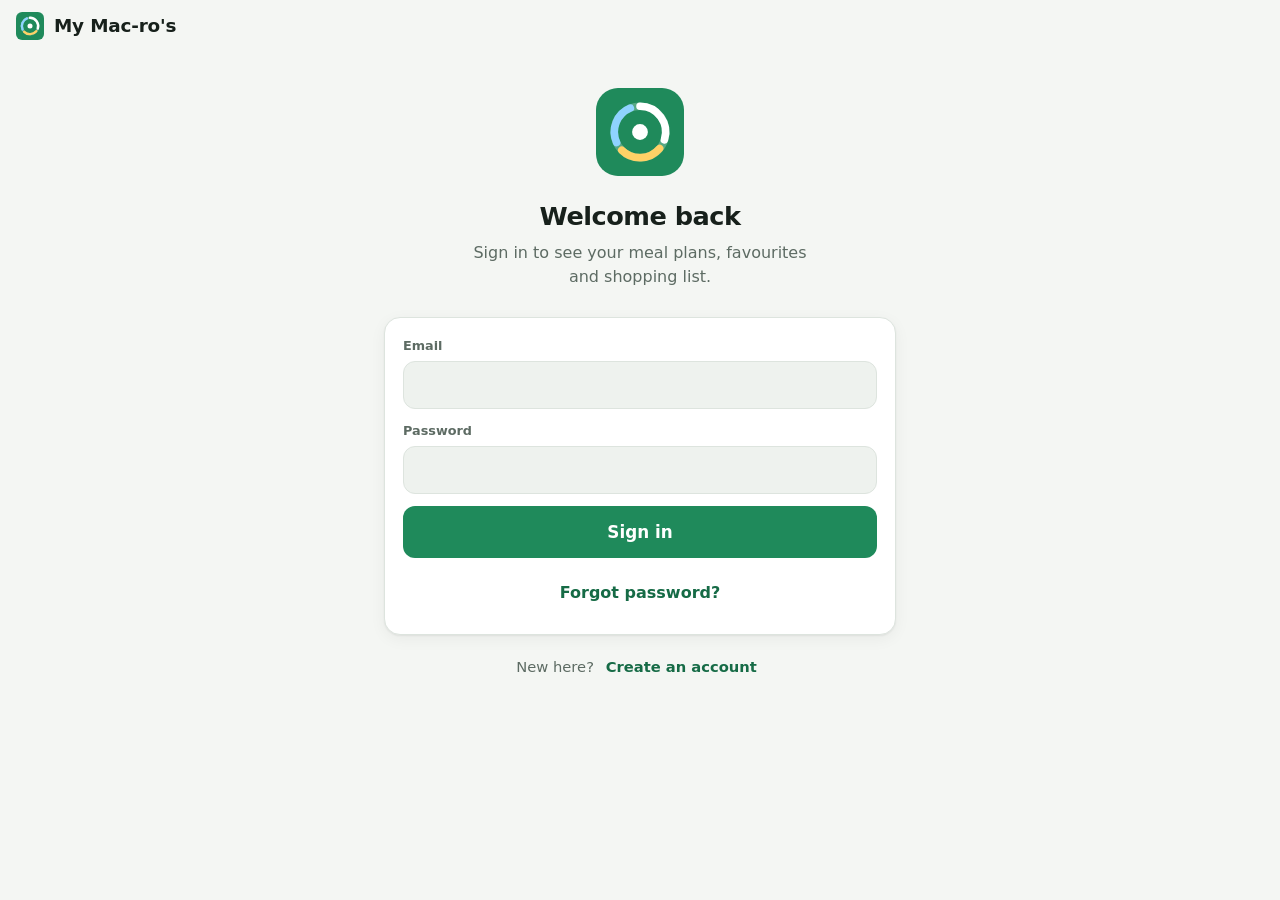
<file: index.html>
<!doctype html>
<html lang="en">
<head>
  <meta charset="utf-8">
  <meta name="viewport" content="width=device-width, initial-scale=1, viewport-fit=cover">
  <title>My Mac-ro's</title>
  <meta name="description" content="Enter your macros and get a breakfast, lunch, snack and dinner plan that fits them.">
  <meta name="theme-color" content="#1f8a5b">
  <meta name="apple-mobile-web-app-capable" content="yes">
  <meta name="mobile-web-app-capable" content="yes">
  <meta name="apple-mobile-web-app-status-bar-style" content="default">
  <meta name="apple-mobile-web-app-title" content="My Mac-ro's">
  <link rel="manifest" href="manifest.webmanifest">
  <link rel="icon" href="icons/icon.svg" type="image/svg+xml">
  <link rel="apple-touch-icon" href="icons/icon-192.png">
  <link rel="stylesheet" href="css/styles.css">
</head>
<body>
  <header class="topbar">
    <div class="brand">
      <img src="icons/icon.svg" alt="" width="28" height="28">
      <span>My Mac-ro's</span>
    </div>
    <button class="avatar" id="avatar" type="button" aria-label="Your profile" hidden></button>
  </header>

  <main>
    <!-- Sign in -->
    <section id="view-signin" class="view signin" hidden>
      <img src="icons/icon.svg" alt="" width="88" height="88">
      <h1 id="auth-title">Welcome back</h1>
      <p id="auth-sub">Sign in to see your meal plans, favourites and shopping list.</p>
      <div id="signin-actions">
        <form id="auth-form" class="card auth-card" novalidate>
          <label class="field" data-for="signup"><span>Your name</span><input type="text" name="name" autocomplete="name"></label>
          <label class="field" data-for="signin signup forgot"><span>Email</span><input type="email" name="email" autocomplete="email" inputmode="email"></label>
          <label class="field" data-for="signin signup recover"><span id="pw-label">Password</span><input type="password" name="password" autocomplete="current-password"></label>
          <p class="hint warn" id="auth-error" role="alert"></p>
          <button class="btn btn-primary btn-block" type="submit" id="auth-submit">Sign in</button>
          <button class="btn btn-link btn-block" type="button" data-mode="forgot" data-for="signin">Forgot password?</button>
        </form>
        <p class="auth-switch" data-for="signin" data-signup-only>New here? <button class="btn btn-link" type="button" data-mode="signup">Create an account</button></p>
        <p class="auth-switch" data-for="signup forgot"><button class="btn btn-link" type="button" data-mode="signin">Back to sign in</button></p>
        <button class="btn btn-link btn-block" id="btn-guest" type="button" hidden>Continue without an account</button>
      </div>
      <p class="hint" id="signin-status"></p>
    </section>

    <!-- Plan -->
    <section id="view-plan" class="view" hidden>
      <div class="card summary">
        <div class="summary-top">
          <div>
            <p class="eyebrow" id="plan-date">Today's plan</p>
            <p class="kcal"><strong id="sum-kcal">0</strong> <span id="sum-kcal-target">/ 0 kcal</span></p>
          </div>
          <button class="btn btn-ghost" id="btn-new-plan" type="button">New plan</button>
        </div>
        <div class="bars" id="sum-bars"></div>
        <button class="btn btn-link btn-sm day-cart" id="btn-day-cart" type="button">+ Add whole day to cart</button>
      </div>
      <div id="meals"></div>
      <p class="fineprint">Nutrition values are estimates. Amounts are rounded to practical portions, so totals may differ slightly from your targets. Always check product labels for allergens.</p>
    </section>

    <!-- Favourites -->
    <section id="view-favourites" class="view" hidden>
      <h1 class="view-title">Favourites</h1>
      <div id="fav-list"></div>
    </section>

    <!-- Shopping -->
    <section id="view-shop" class="view" hidden>
      <h1 class="view-title">Shopping</h1>
      <div id="shop"></div>
    </section>

    <!-- Targets -->
    <section id="view-targets" class="view" hidden>
      <div class="intro" id="intro">
        <h1>Set your daily targets</h1>
        <p>Enter your macros and we'll build a breakfast, lunch, snack and dinner to match.</p>
      </div>

      <form id="targets-form" class="card" novalidate>
        <h2>Daily targets</h2>
        <div class="grid">
          <label class="field field-wide">
            <span>Calories</span>
            <div class="input-wrap"><input type="number" inputmode="numeric" name="kcal" min="800" max="6000" required><em>kcal</em></div>
          </label>
          <label class="field">
            <span>Protein</span>
            <div class="input-wrap"><input type="number" inputmode="numeric" name="p" min="20" max="500" required><em>g</em></div>
          </label>
          <label class="field">
            <span>Carbs</span>
            <div class="input-wrap"><input type="number" inputmode="numeric" name="c" min="0" max="900" required><em>g</em></div>
          </label>
          <label class="field">
            <span>Fat</span>
            <div class="input-wrap"><input type="number" inputmode="numeric" name="f" min="10" max="400" required><em>g</em></div>
          </label>
        </div>
        <p class="hint" id="macro-check"></p>

        <details class="calc" id="calc">
          <summary>Not sure? Work out my targets</summary>
          <div class="grid">
            <label class="field">
              <span>Sex</span>
              <select name="sex"><option value="female">Female</option><option value="male">Male</option></select>
            </label>
            <label class="field">
              <span>Age</span>
              <div class="input-wrap"><input type="number" inputmode="numeric" name="age" min="14" max="100" value="30"><em>yrs</em></div>
            </label>
            <label class="field">
              <span>Height</span>
              <div class="input-wrap"><input type="number" inputmode="numeric" name="height" min="120" max="230" value="170"><em>cm</em></div>
            </label>
            <label class="field">
              <span>Weight</span>
              <div class="input-wrap"><input type="number" inputmode="decimal" name="weight" min="35" max="250" value="70"><em>kg</em></div>
            </label>
            <label class="field field-wide">
              <span>Activity</span>
              <select name="activity">
                <option value="1.2">Mostly sitting</option>
                <option value="1.375">Light exercise 1–3 days/week</option>
                <option value="1.55" selected>Moderate exercise 3–5 days/week</option>
                <option value="1.725">Hard exercise 6–7 days/week</option>
                <option value="1.9">Very active job + training</option>
              </select>
            </label>
            <label class="field field-wide">
              <span>Goal</span>
              <select name="goal">
                <option value="lose">Lose fat</option>
                <option value="maintain" selected>Maintain</option>
                <option value="gain">Build muscle</option>
              </select>
            </label>
          </div>
          <button class="btn btn-ghost btn-block" type="button" id="btn-calc">Fill in my targets</button>
        </details>

        <p class="hint">Diet, allergies and food likes are under <b>Me</b>.</p>
        <button class="btn btn-primary btn-block" type="submit">Build my meal plan</button>
      </form>
    </section>

    <!-- Me: account + preferences -->
    <section id="view-me" class="view" hidden>
      <div class="card" id="account"></div>

      <div class="card">
        <h2>Diet</h2>
        <div class="pills" id="diet-pills">
          <label class="pill"><input type="checkbox" data-diet="vegetarian"><span>Vegetarian</span></label>
          <label class="pill"><input type="checkbox" data-diet="vegan"><span>Vegan</span></label>
        </div>
      </div>

      <div class="card">
        <h2>Allergies &amp; intolerances</h2>
        <p class="hint">Recipes containing these are never suggested.</p>
        <div class="pills pills-warn" id="allergy-pills"></div>
      </div>

      <div class="card">
        <h2>Cuisines you like</h2>
        <p class="hint">Ticked cuisines come up more often in new plans and swaps. Nothing is left out.</p>
        <div class="pills" id="cuisine-pills"></div>
      </div>

      <div class="card">
        <div class="card-head">
          <h2>Foods you like &amp; dislike</h2>
          <span class="hint" id="food-count"></span>
        </div>
        <p class="hint">👍 Liked foods appear more often. 👎 Disliked foods are left out.</p>
        <input class="search" id="food-search" type="search" placeholder="Search foods" autocomplete="off">
        <div id="food-list"></div>
      </div>
    </section>
  </main>

  <nav class="tabbar" id="tabbar" hidden>
    <button type="button" data-view="plan">
      <svg viewBox="0 0 24 24" aria-hidden="true"><path d="M4 5h16M4 12h16M4 19h10" /></svg>
      <span>Plan</span>
    </button>
    <button type="button" data-view="favourites">
      <svg viewBox="0 0 24 24" aria-hidden="true"><path d="M12 20s-7-4.4-7-10a4 4 0 0 1 7-2.6A4 4 0 0 1 19 10c0 5.6-7 10-7 10z" /></svg>
      <span>Favourites</span>
    </button>
    <button type="button" data-view="shop">
      <svg viewBox="0 0 24 24" aria-hidden="true"><path d="M3 4h2l2.4 11h10.2L20 8H6.2" /><circle cx="9" cy="19.5" r="1.5" /><circle cx="17" cy="19.5" r="1.5" /></svg>
      <span>Shop</span>
      <b class="badge" id="shop-badge" hidden></b>
    </button>
    <button type="button" data-view="targets">
      <svg viewBox="0 0 24 24" aria-hidden="true"><circle cx="12" cy="12" r="8" /><circle cx="12" cy="12" r="3.5" /></svg>
      <span>Targets</span>
    </button>
    <button type="button" data-view="me">
      <svg viewBox="0 0 24 24" aria-hidden="true"><circle cx="12" cy="8" r="4" /><path d="M4 20c1.5-4 4.5-6 8-6s6.5 2 8 6" /></svg>
      <span>Me</span>
    </button>
  </nav>

  <dialog class="sheet" id="sheet">
    <div class="sheet-head">
      <h3 id="sheet-title"></h3>
      <button class="icon-btn" type="button" id="sheet-close" aria-label="Close">
        <svg viewBox="0 0 24 24" aria-hidden="true"><path d="M6 6l12 12M18 6L6 18" /></svg>
      </button>
    </div>
    <div id="sheet-body"></div>
  </dialog>

  <div class="toast" id="toast" role="status" aria-live="polite"></div>

  <script src="js/foods.js"></script>
  <script src="js/recipes.js"></script>
  <script src="js/planner.js"></script>
  <script src="js/packs.js"></script>
  <script src="js/shopping.js"></script>
  <script src="js/capture.js"></script>
  <script src="js/vendor/supabase-2.45.4.min.js"></script>
  <script src="js/supabase-config.js"></script>
  <script src="js/cloud.js"></script>
  <script src="js/app.js"></script>
</body>
</html>
</file>
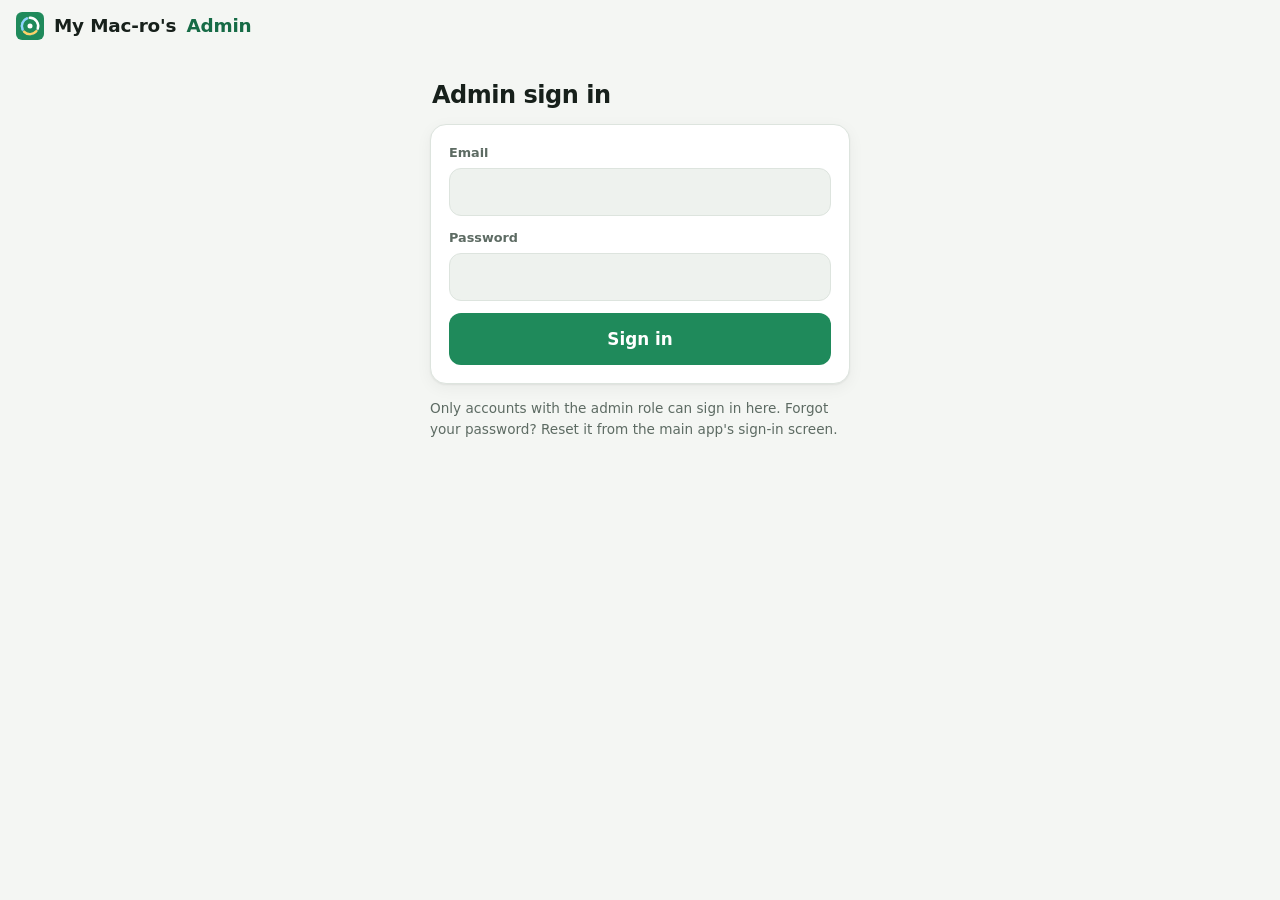
<file: admin/index.html>
<!doctype html>
<html lang="en">
<head>
  <meta charset="utf-8">
  <meta name="viewport" content="width=device-width, initial-scale=1, viewport-fit=cover">
  <meta name="robots" content="noindex, nofollow">
  <title>My Mac-ro's Admin</title>
  <meta name="theme-color" content="#1f8a5b">
  <link rel="icon" href="../icons/icon.svg" type="image/svg+xml">
  <link rel="stylesheet" href="../css/styles.css">
  <link rel="stylesheet" href="admin.css">
</head>
<body class="admin">
  <header class="topbar admin-bar">
    <div class="brand">
      <img src="../icons/icon.svg" alt="" width="28" height="28">
      <span>My Mac-ro's <em>Admin</em></span>
    </div>
    <div class="admin-me" id="admin-me" hidden>
      <span id="admin-email"></span>
      <button class="btn btn-ghost btn-sm" type="button" id="btn-admin-signout">Sign out</button>
    </div>
  </header>

  <main class="admin-main">
    <p class="hint narrow" id="admin-loading">Loading…</p>

    <!-- Setup / sign-in -->
    <section id="admin-setup" class="card narrow" hidden>
      <h2>Accounts aren't set up yet</h2>
      <p class="hint">Add your Supabase project details to <code>js/supabase-config.js</code> and follow the README section "Set up accounts (Supabase)".</p>
    </section>

    <section id="admin-signin" class="narrow" hidden>
      <h1 class="view-title">Admin sign in</h1>
      <form id="admin-signin-form" class="card auth-card" novalidate>
        <label class="field"><span>Email</span><input type="email" name="email" autocomplete="email"></label>
        <label class="field"><span>Password</span><input type="password" name="password" autocomplete="current-password"></label>
        <p class="hint warn" id="admin-signin-error" role="alert"></p>
        <button class="btn btn-primary btn-block" type="submit">Sign in</button>
      </form>
      <p class="hint">Only accounts with the admin role can sign in here. Forgot your password? Reset it from the main app's sign-in screen.</p>
    </section>

    <!-- Users -->
    <section id="admin-users" hidden>
      <div class="stats" id="stats"></div>

      <div class="toolbar">
        <input class="search" id="user-search" type="search" placeholder="Search name or email" autocomplete="off">
        <select id="user-filter" aria-label="Filter users">
          <option value="all">All users</option>
          <option value="active">Active</option>
          <option value="disabled">Disabled</option>
          <option value="admin">Admins</option>
          <option value="unconfirmed">Email not confirmed</option>
        </select>
        <button class="btn btn-ghost" type="button" id="btn-refresh">Refresh</button>
        <button class="btn btn-primary" type="button" id="btn-add-user">+ Add user</button>
      </div>

      <div class="card table-card">
        <table class="users">
          <thead>
            <tr>
              <th>User</th>
              <th>Role</th>
              <th>Status</th>
              <th>Last sign-in</th>
              <th>Last active</th>
              <th>Joined</th>
            </tr>
          </thead>
          <tbody id="user-rows"></tbody>
        </table>
        <p class="hint empty-msg" id="user-empty" hidden></p>
      </div>
    </section>
  </main>

  <!-- User detail -->
  <dialog class="drawer" id="drawer">
    <div class="drawer-head">
      <div>
        <h2 id="d-name"></h2>
        <p class="hint" id="d-email"></p>
        <div class="badges" id="d-badges"></div>
      </div>
      <button class="icon-btn" type="button" data-close aria-label="Close">
        <svg viewBox="0 0 24 24" aria-hidden="true"><path d="M6 6l12 12M18 6L6 18" /></svg>
      </button>
    </div>
    <div class="drawer-body" id="drawer-body"></div>
  </dialog>

  <!-- Add user -->
  <dialog class="modal" id="add-dialog">
    <form id="add-form" novalidate>
      <div class="drawer-head">
        <h2>Add user</h2>
        <button class="icon-btn" type="button" data-close aria-label="Close">
          <svg viewBox="0 0 24 24" aria-hidden="true"><path d="M6 6l12 12M18 6L6 18" /></svg>
        </button>
      </div>
      <div class="drawer-body form-grid">
        <label class="field"><span>Name</span><input type="text" name="display_name" autocomplete="off"></label>
        <label class="field"><span>Email</span><input type="email" name="email" autocomplete="off"></label>
        <label class="field">
          <span>Password (at least 8 characters)</span>
          <div class="input-row">
            <input type="text" name="password" autocomplete="off" spellcheck="false">
            <button class="btn btn-ghost btn-sm" type="button" data-generate="password">Generate</button>
          </div>
        </label>
        <label class="field">
          <span>Role</span>
          <select name="role"><option value="user">User</option><option value="admin">Admin</option></select>
        </label>
        <p class="hint">The account is ready to use straight away; no confirmation email is sent. Share the password with the user securely and ask them to change it under <b>Me → Change password</b>.</p>
        <p class="hint warn" id="add-error" role="alert"></p>
        <button class="btn btn-primary btn-block" type="submit">Create user</button>
      </div>
    </form>
  </dialog>

  <div class="toast" id="toast" role="status" aria-live="polite"></div>

  <script src="../js/foods.js"></script>
  <script src="../js/recipes.js"></script>
  <script src="../js/planner.js"></script>
  <script src="../js/vendor/supabase-2.45.4.min.js"></script>
  <script src="../js/supabase-config.js"></script>
  <script src="admin.js"></script>
</body>
</html>
</file>
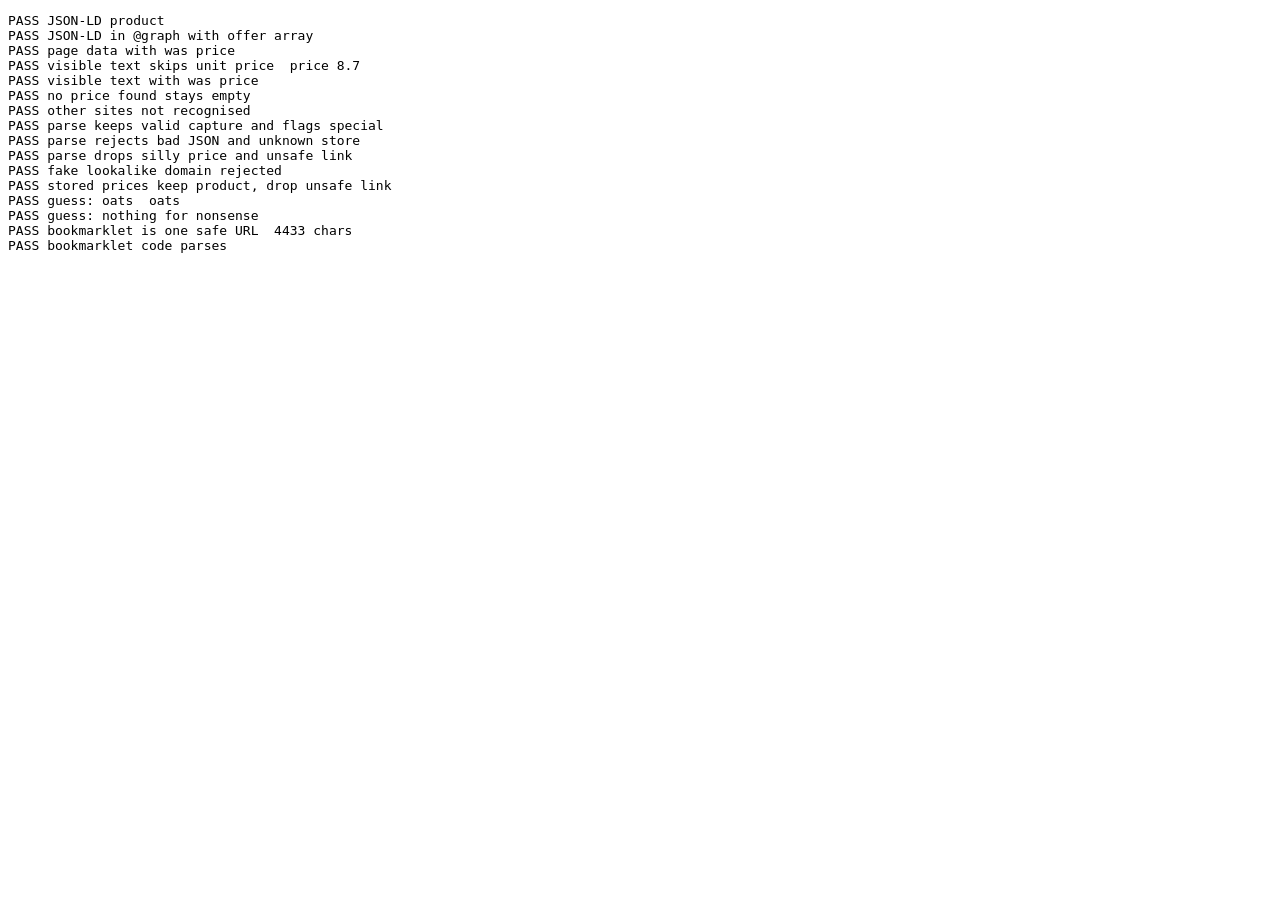
<file: tests/capture-test.html>
﻿<!doctype html>
<html><body><pre id="out">running</pre>
<script src="../js/foods.js"></script>
<script src="../js/recipes.js"></script>
<script src="../js/planner.js"></script>
<script src="../js/packs.js"></script>
<script src="../js/shopping.js"></script>
<script src="../js/capture.js"></script>
<script>
// Fixtures are hand-written approximations, NOT copies of real store pages,
// which block automated browsers. Real pages are checked by hand.
const L = [];
const check = (n, ok, x) => L.push((ok ? 'PASS ' : 'FAIL ') + n + (x ? '  ' + x : ''));
const C = PriceCapture;
const loc = (host) => ({ hostname: host, href: 'https://' + host + '/product/x-123?ref=abc' });
const doc = (html) => new DOMParser().parseFromString('<html><body>' + html + '</body></html>', 'text/html');
const ld = (o) => '<script type="application/ld+json">' + JSON.stringify(o) + '<\/script>';
try {
  let r = C.extract(doc(ld({ '@type': 'Product', name: 'Test Oats 750g', offers: { price: '4.50' } })), loc('www.woolworths.com.au'));
  check('JSON-LD product', r.store === 'woolworths' && r.price === 4.5 && r.name === 'Test Oats 750g' && r.url === 'https://www.woolworths.com.au/product/x-123');
  r = C.extract(doc(ld({ '@graph': [{ '@type': 'WebPage' }, { '@type': ['Product'], name: 'G', offers: [{ price: 7 }] }] })), loc('www.coles.com.au'));
  check('JSON-LD in @graph with offer array', r.store === 'coles' && r.price === 7);
  r = C.extract(doc('<script id="__NEXT_DATA__" type="application/json">' + JSON.stringify({ props: { pageProps: { product: { name: 'Milk 2L', pricing: { now: 3.2, was: 4.1 } } } } }) + '<\/script>'), loc('www.coles.com.au'));
  check('page data with was price', r.price === 3.2 && r.was === 4.1 && r.name === 'Milk 2L');
  r = C.extract(doc('<main><h1>Chicken Fillets 600g</h1><p>$14.50/ 1kg</p><p>$8.70</p></main>'), loc('www.coles.com.au'));
  check('visible text skips unit price', r.price === 8.7 && r.name === 'Chicken Fillets 600g', 'price ' + r.price);
  r = C.extract(doc('<main><h1>Eggs</h1><p>$5.00</p><p>Was $6.50</p></main>'), loc('www.woolworths.com.au'));
  check('visible text with was price', r.price === 5 && r.was === 6.5);
  r = C.extract(doc('<main><h1>Unavailable item</h1></main>'), loc('www.coles.com.au'));
  check('no price found stays empty', r.price === null && r.name === 'Unavailable item');
  r = C.extract(doc('<h1>x</h1>'), loc('www.example.com'));
  check('other sites not recognised', r.store === '');

  let p = C.parse(JSON.stringify({ store: 'coles', name: 'Milk', price: 3.2, was: 4.1, url: 'https://www.coles.com.au/product/m' }));
  check('parse keeps valid capture and flags special', p.price === 3.2 && p.special && p.url.includes('coles.com.au'));
  check('parse rejects bad JSON and unknown store', C.parse('nope') === null && C.parse('{"store":"aldi"}') === null);
  p = C.parse(JSON.stringify({ store: 'coles', name: 'x', price: 99999, url: 'javascript:alert(1)' }));
  check('parse drops silly price and unsafe link', p.price === null && p.url === '');
  check('fake lookalike domain rejected', Shopping.safeStoreUrl('coles', 'https://coles.com.au.evil.example/x') === '' && Shopping.safeStoreUrl('coles', 'http://www.coles.com.au/x') === '');
  const san = Shopping.sanitizePrices({ milk: { coles: { price: 3, product: 'Milk', url: 'javascript:alert(1)' } } });
  check('stored prices keep product, drop unsafe link', san.milk.coles.product === 'Milk' && san.milk.coles.url === '');

  check('guess: oats', C.guessFood('Uncle Tobys Rolled Oats 750g', []) === 'oats', C.guessFood('Uncle Tobys Rolled Oats 750g', []));
  check('guess: nothing for nonsense', C.guessFood('Zzzz Qqqq', []) === null);

  const url = C.bookmarklet('https://mymac-ro.nvsolutions.net/');
  check('bookmarklet is one safe URL', url.startsWith('javascript:') && !/[\s'"<>]/.test(url), url.length + ' chars');
  new Function(decodeURIComponent(url.slice('javascript:'.length)));
  check('bookmarklet code parses', true);
} catch (e) { L.push('ERROR ' + e.stack); }
document.getElementById('out').textContent = L.join('\n');
</script></body></html>
</file>
<file: css/styles.css>
:root {
  --bg: #f4f6f3;
  --surface: #ffffff;
  --surface-2: #eef2ee;
  --text: #17201b;
  --muted: #5d6b63;
  --border: #dde4de;
  --brand: #1f8a5b;
  --brand-strong: #166b46;
  --brand-soft: #e2f3ea;
  --protein: #d9534f;
  --carbs: #e0a106;
  --fat: #3b82c4;
  --warn: #b45309;
  --shadow: 0 1px 2px rgba(16, 24, 20, .06), 0 4px 16px rgba(16, 24, 20, .05);
  --radius: 16px;
  --tabbar-h: 64px;
  color-scheme: light;
}

@media (prefers-color-scheme: dark) {
  :root:not([data-theme="light"]) {
    --bg: #0f1412;
    --surface: #18201c;
    --surface-2: #212b26;
    --text: #e8eee9;
    --muted: #9aa8a0;
    --border: #2b3631;
    --brand: #34b27a;
    --brand-strong: #5fcf9b;
    --brand-soft: #1b3328;
    --protein: #ef7470;
    --carbs: #f0b939;
    --fat: #63a4e0;
    --warn: #f59e0b;
    --shadow: none;
    color-scheme: dark;
  }
}
:root[data-theme="dark"] {
  --bg: #0f1412;
  --surface: #18201c;
  --surface-2: #212b26;
  --text: #e8eee9;
  --muted: #9aa8a0;
  --border: #2b3631;
  --brand: #34b27a;
  --brand-strong: #5fcf9b;
  --brand-soft: #1b3328;
  --protein: #ef7470;
  --carbs: #f0b939;
  --fat: #63a4e0;
  --warn: #f59e0b;
  --shadow: none;
  color-scheme: dark;
}

* { box-sizing: border-box; }
html { -webkit-text-size-adjust: 100%; }
body {
  margin: 0;
  background: var(--bg);
  color: var(--text);
  font: 16px/1.5 system-ui, -apple-system, "Segoe UI", Roboto, sans-serif;
  -webkit-tap-highlight-color: transparent;
}
[hidden] { display: none !important; }
h1, h2, h3 { line-height: 1.25; margin: 0; }

.topbar {
  position: sticky; top: 0; z-index: 5;
  padding: calc(env(safe-area-inset-top) + 12px) 16px 12px;
  background: color-mix(in srgb, var(--bg) 88%, transparent);
  backdrop-filter: blur(10px);
  -webkit-backdrop-filter: blur(10px);
}
.brand { display: flex; align-items: center; gap: 10px; font-weight: 700; font-size: 1.15rem; letter-spacing: -.01em; }

main {
  max-width: 560px;
  margin: 0 auto;
  padding: 4px 16px calc(var(--tabbar-h) + env(safe-area-inset-bottom) + 24px);
}

.card {
  background: var(--surface);
  border: 1px solid var(--border);
  border-radius: var(--radius);
  box-shadow: var(--shadow);
  padding: 18px;
  margin-bottom: 14px;
}

.intro { padding: 8px 2px 16px; }
.intro h1 { font-size: 1.6rem; letter-spacing: -.02em; margin-bottom: 6px; }
.intro p { margin: 0; color: var(--muted); }

form h2 { font-size: 1rem; margin: 4px 0 12px; }
form h2:not(:first-child) { margin-top: 22px; }

.grid { display: grid; grid-template-columns: repeat(3, 1fr); gap: 12px; }
.calc .grid { grid-template-columns: 1fr 1fr; }
.field { display: flex; flex-direction: column; gap: 6px; min-width: 0; }
.field > span { font-size: .8rem; font-weight: 600; color: var(--muted); }
.field-wide { grid-column: 1 / -1; }

.input-wrap { position: relative; }
.input-wrap em {
  position: absolute; right: 12px; top: 50%; transform: translateY(-50%);
  font-style: normal; font-size: .8rem; color: var(--muted); pointer-events: none;
}
input[type="number"], select {
  width: 100%;
  min-height: 48px;
  padding: 10px 40px 10px 12px;
  border: 1px solid var(--border);
  border-radius: 12px;
  background: var(--surface-2);
  color: var(--text);
  font: inherit;
  font-size: 1.05rem;
  appearance: none;
  -moz-appearance: textfield;
}
select { padding-right: 12px; font-size: 1rem; }
input::-webkit-outer-spin-button, input::-webkit-inner-spin-button { -webkit-appearance: none; margin: 0; }
input:focus, select:focus { outline: 2px solid var(--brand); outline-offset: 1px; border-color: transparent; }

.hint { font-size: .85rem; color: var(--muted); margin: 10px 0 0; min-height: 1.3em; }
.hint.warn { color: var(--warn); }

.calc {
  margin-top: 14px;
  border: 1px dashed var(--border);
  border-radius: 12px;
  padding: 0 14px;
}
.calc[open] { padding-bottom: 14px; }
.calc summary {
  cursor: pointer; padding: 12px 0; font-weight: 600; color: var(--brand-strong); list-style: none;
}
.calc summary::-webkit-details-marker { display: none; }
.calc summary::after { content: " +"; }
.calc[open] summary::after { content: " –"; }
.calc .btn { margin-top: 14px; }

.pills { display: flex; flex-wrap: wrap; gap: 8px; margin-bottom: 22px; }
.pill input { position: absolute; opacity: 0; pointer-events: none; }
.pill span {
  display: inline-block; padding: 9px 14px; border-radius: 999px;
  border: 1px solid var(--border); background: var(--surface-2);
  font-size: .9rem; font-weight: 500; cursor: pointer; user-select: none;
}
.pill input:checked + span { background: var(--brand-soft); border-color: var(--brand); color: var(--brand-strong); }
.pill input:focus-visible + span { outline: 2px solid var(--brand); outline-offset: 2px; }

.btn {
  display: inline-flex; align-items: center; justify-content: center; gap: 6px;
  min-height: 44px; padding: 10px 16px;
  border-radius: 12px; border: 1px solid transparent;
  font: inherit; font-weight: 600; cursor: pointer;
}
.btn-block { width: 100%; }
.btn-primary { background: var(--brand); color: #fff; min-height: 52px; font-size: 1.05rem; }
.btn-primary:active { background: var(--brand-strong); }
.btn-ghost { background: var(--brand-soft); color: var(--brand-strong); }
.btn-ghost:active { filter: brightness(.95); }
.btn svg { width: 18px; height: 18px; fill: none; stroke: currentColor; stroke-width: 2; stroke-linecap: round; stroke-linejoin: round; }

/* Summary */
.summary-top { display: flex; justify-content: space-between; align-items: flex-start; gap: 12px; margin-bottom: 14px; }
.eyebrow { margin: 0; font-size: .8rem; font-weight: 600; color: var(--muted); text-transform: uppercase; letter-spacing: .04em; }
.kcal { margin: 2px 0 0; color: var(--muted); }
.kcal strong { font-size: 2rem; color: var(--text); letter-spacing: -.02em; font-variant-numeric: tabular-nums; }
.bars { display: grid; gap: 10px; }
.bar-row { display: grid; grid-template-columns: 64px 1fr auto; align-items: center; gap: 10px; font-size: .85rem; }
.bar-row b { font-weight: 600; }
.bar-row .val { font-variant-numeric: tabular-nums; color: var(--muted); }
.bar { height: 8px; border-radius: 99px; background: var(--surface-2); overflow: hidden; }
.bar i { display: block; height: 100%; border-radius: 99px; background: var(--c); transition: width .4s ease; }

/* Meals */
.meal { padding: 0; overflow: hidden; }
.meal-head { padding: 16px 18px 12px; }
.meal-slot { display: flex; justify-content: space-between; align-items: center; margin-bottom: 4px; }
.meal-slot .eyebrow { color: var(--brand-strong); }
.meal-slot .time { font-size: .8rem; color: var(--muted); }
.meal h3 { font-size: 1.1rem; margin-bottom: 10px; }
.chips { display: flex; flex-wrap: wrap; gap: 6px; }
.chip {
  font-size: .78rem; font-weight: 600; padding: 4px 9px; border-radius: 99px;
  background: var(--surface-2); font-variant-numeric: tabular-nums;
}
.chip::before { content: ""; display: inline-block; width: 7px; height: 7px; border-radius: 50%; background: var(--c, var(--muted)); margin-right: 5px; vertical-align: 1px; }
.chip.kcal-chip::before { display: none; }

.meal details { border-top: 1px solid var(--border); }
.meal summary {
  padding: 12px 18px; cursor: pointer; font-weight: 600; font-size: .92rem;
  display: flex; justify-content: space-between; align-items: center; list-style: none;
}
.meal summary::-webkit-details-marker { display: none; }
.meal summary::after { content: ""; width: 8px; height: 8px; border-right: 2px solid var(--muted); border-bottom: 2px solid var(--muted); transform: rotate(45deg); transition: transform .2s; margin-right: 4px; }
.meal details[open] summary::after { transform: rotate(-135deg); }
.recipe { padding: 0 18px 16px; }
.recipe h4 { font-size: .8rem; text-transform: uppercase; letter-spacing: .04em; color: var(--muted); margin: 6px 0 8px; }
.ingredients { list-style: none; padding: 0; margin: 0 0 14px; }
.ingredients li { display: flex; justify-content: space-between; gap: 12px; padding: 7px 0; border-bottom: 1px solid var(--border); font-size: .92rem; }
.ingredients li:last-child { border-bottom: 0; }
.ingredients .amt { font-weight: 600; white-space: nowrap; font-variant-numeric: tabular-nums; }
.extras { font-size: .85rem; color: var(--muted); margin: -6px 0 14px; }
.steps { margin: 0; padding-left: 20px; font-size: .92rem; }
.steps li { margin-bottom: 6px; }
.meal-actions { display: flex; border-top: 1px solid var(--border); }
.meal-actions .btn { flex: 1; border-radius: 0; background: none; color: var(--brand-strong); min-height: 46px; }
.meal-actions .btn:active { background: var(--surface-2); }

.empty { text-align: center; color: var(--muted); }
.fineprint { font-size: .75rem; color: var(--muted); text-align: center; margin: 8px 12px; }

/* Tab bar */
.tabbar {
  position: fixed; left: 0; right: 0; bottom: 0; z-index: 10;
  display: flex; justify-content: center; gap: 8px;
  height: calc(var(--tabbar-h) + env(safe-area-inset-bottom));
  padding: 6px 16px env(safe-area-inset-bottom);
  background: color-mix(in srgb, var(--surface) 92%, transparent);
  backdrop-filter: blur(12px);
  -webkit-backdrop-filter: blur(12px);
  border-top: 1px solid var(--border);
}
.tabbar button {
  flex: 1; max-width: 200px;
  display: flex; flex-direction: column; align-items: center; justify-content: center; gap: 2px;
  background: none; border: 0; border-radius: 12px; color: var(--muted);
  font: inherit; font-size: .75rem; font-weight: 600; cursor: pointer;
}
.tabbar svg { width: 24px; height: 24px; fill: none; stroke: currentColor; stroke-width: 2; stroke-linecap: round; }
.tabbar button[aria-current="page"] { color: var(--brand-strong); }

.toast {
  position: fixed; left: 50%; bottom: calc(var(--tabbar-h) + env(safe-area-inset-bottom) + 16px);
  transform: translate(-50%, 20px); opacity: 0; pointer-events: none;
  background: var(--text); color: var(--bg);
  padding: 10px 16px; border-radius: 12px; font-size: .9rem; font-weight: 500;
  transition: opacity .2s, transform .2s; max-width: calc(100% - 32px);
}
.toast.show { opacity: 1; transform: translate(-50%, 0); }

@media (max-width: 360px) {
  .grid { grid-template-columns: 1fr 1fr; }
}
@media (prefers-reduced-motion: reduce) {
  * { transition: none !important; }
}

/* ---------- Accounts, favourites, preferences ---------- */
.topbar { display: flex; align-items: center; justify-content: space-between; }
.avatar {
  width: 36px; height: 36px; border-radius: 50%; flex: none;
  display: inline-flex; align-items: center; justify-content: center; overflow: hidden;
  border: 1px solid var(--border); background: var(--brand-soft); color: var(--brand-strong);
  font: inherit; font-weight: 700; cursor: pointer; padding: 0;
}
.avatar img { width: 100%; height: 100%; object-fit: cover; }
.avatar svg { width: 20px; height: 20px; fill: none; stroke: currentColor; stroke-width: 2; stroke-linecap: round; }
.avatar-lg { width: 52px; height: 52px; font-size: 1.3rem; cursor: default; }

.view-title { font-size: 1.5rem; letter-spacing: -.02em; margin: 6px 2px 14px; }
.card h2 { font-size: 1rem; margin: 0 0 10px; }
.card-head { display: flex; justify-content: space-between; align-items: baseline; gap: 8px; }
.card-head .hint { margin: 0; min-height: 0; white-space: nowrap; }

.signin { text-align: center; padding: 32px 8px 0; }
.signin img { border-radius: 22px; margin-bottom: 18px; }
.signin h1 { font-size: 1.6rem; letter-spacing: -.02em; margin-bottom: 8px; }
.signin > p { color: var(--muted); margin: 0 auto 28px; max-width: 340px; }
.signin .btn { margin-bottom: 10px; }

.btn-google { background: var(--surface); border-color: var(--border); color: var(--text); min-height: 52px; }
.btn-google svg { width: 20px; height: 20px; stroke: none; }
.btn-google:active { background: var(--surface-2); }
.btn-link { background: none; color: var(--brand-strong); }
.btn-sm { min-height: 36px; padding: 6px 12px; font-size: .85rem; }

.icon-btn {
  width: 40px; height: 40px; flex: none; border-radius: 50%;
  display: inline-flex; align-items: center; justify-content: center;
  background: none; border: 0; color: var(--muted); cursor: pointer;
}
.icon-btn:active { background: var(--surface-2); }
.icon-btn svg { width: 22px; height: 22px; fill: none; stroke: currentColor; stroke-width: 2; stroke-linecap: round; stroke-linejoin: round; }
.heart[aria-pressed="true"] { color: var(--protein); }
.heart[aria-pressed="true"] svg { fill: currentColor; }

.meal-title { display: flex; justify-content: space-between; align-items: flex-start; gap: 8px; margin: -4px -10px 0 0; }
.meal-title h3 { padding-top: 6px; }
.meal-actions .btn + .btn { border-left: 1px solid var(--border); }
.meal-actions .btn { padding: 10px 8px; font-size: .9rem; }

.fav-row { display: flex; align-items: center; gap: 10px; padding: 12px 0; border-top: 1px solid var(--border); }
.fav-group h2 + .fav-row, #sheet-body .fav-row:first-child { border-top: 0; }
.fav-main { flex: 1; min-width: 0; }
.fav-name { margin: 0; font-weight: 600; }
.fav-meta { margin: 0 0 6px; font-size: .8rem; color: var(--muted); }
.fav-actions { display: flex; align-items: center; gap: 4px; flex: none; }
.fav-row.blocked .fav-name { color: var(--muted); }
.warn-text { color: var(--warn); }
.empty-icon svg { width: 40px; height: 40px; fill: none; stroke: var(--muted); stroke-width: 1.5; }
.empty p { margin: 6px 0; }

.account-row { display: flex; align-items: center; gap: 12px; margin-bottom: 8px; }
.account-info { min-width: 0; }
.account-info p { overflow: hidden; text-overflow: ellipsis; }
#account .btn { margin-top: 12px; }

.card .pills { margin-bottom: 0; }
.pills-warn .pill input:checked + span { background: color-mix(in srgb, var(--warn) 14%, transparent); border-color: var(--warn); color: var(--warn); }

.search {
  width: 100%; min-height: 44px; margin: 4px 0 8px; padding: 10px 12px;
  border: 1px solid var(--border); border-radius: 12px;
  background: var(--surface-2); color: var(--text); font: inherit;
}
.search:focus { outline: 2px solid var(--brand); outline-offset: 1px; border-color: transparent; }
.food-group { font-size: .78rem; text-transform: uppercase; letter-spacing: .04em; color: var(--muted); margin: 16px 0 4px; }
.food-row { display: flex; align-items: center; justify-content: space-between; gap: 10px; padding: 6px 0; border-bottom: 1px solid var(--border); font-size: .92rem; }
.food-row:last-child { border-bottom: 0; }
.seg { display: flex; gap: 6px; flex: none; }
.seg button {
  width: 40px; height: 36px; border-radius: 10px; font-size: 1rem; cursor: pointer;
  border: 1px solid var(--border); background: var(--surface-2); filter: grayscale(1); opacity: .55;
}
.seg button[aria-pressed="true"] { filter: none; opacity: 1; }
.seg [data-like][aria-pressed="true"] { background: var(--brand-soft); border-color: var(--brand); }
.seg [data-dislike][aria-pressed="true"] { background: color-mix(in srgb, var(--protein) 14%, transparent); border-color: var(--protein); }

.sheet {
  width: 100%; max-width: 560px; max-height: 80vh;
  margin: auto auto 0; padding: 0;
  border: 0; border-radius: 20px 20px 0 0;
  background: var(--surface); color: var(--text);
}
.sheet::backdrop { background: rgba(0, 0, 0, .4); }
.sheet-head { display: flex; justify-content: space-between; align-items: center; padding: 14px 10px 4px 18px; }
.sheet-head h3 { font-size: 1.05rem; }
#sheet-body { padding: 0 18px calc(18px + env(safe-area-inset-bottom)); }

.toast { display: flex; align-items: center; gap: 14px; }
.toast button { background: none; border: 0; color: var(--brand-soft); font: inherit; font-weight: 700; padding: 4px 2px; cursor: pointer; text-transform: uppercase; font-size: .8rem; letter-spacing: .04em; }
.toast.show { pointer-events: auto; }
/* ---------- Shopping ---------- */
.tabbar button { position: relative; min-width: 0; }
.badge {
  position: absolute; top: 4px; left: calc(50% + 6px);
  min-width: 18px; height: 18px; padding: 0 5px; border-radius: 9px;
  background: var(--protein); color: #fff; font-size: .7rem; line-height: 18px; text-align: center;
}
.day-cart { margin: 12px -4px -6px; padding-left: 4px; padding-right: 4px; }
.title-actions { display: flex; flex: none; }

.cart-row { display: flex; align-items: center; gap: 8px; padding: 10px 0; border-top: 1px solid var(--border); }
.cart-row .icon-btn { width: 36px; height: 36px; margin-right: -8px; }
.stepper { display: flex; align-items: center; flex: none; border: 1px solid var(--border); border-radius: 12px; background: var(--surface-2); }
.stepper button {
  width: 36px; height: 36px; display: inline-flex; align-items: center; justify-content: center;
  background: none; border: 0; color: var(--brand-strong); cursor: pointer; border-radius: 12px;
}
.stepper button:active { background: var(--border); }
.stepper svg { width: 18px; height: 18px; fill: none; stroke: currentColor; stroke-width: 2.4; stroke-linecap: round; }
.stepper span { min-width: 30px; text-align: center; font-weight: 700; font-variant-numeric: tabular-nums; }

.check-row { display: flex; align-items: center; gap: 10px; padding: 9px 0; border-bottom: 1px solid var(--border); }
.check-main { display: flex; flex-direction: column; flex: 1; min-width: 0; }
.check-name { font-weight: 600; font-size: .95rem; }
.check-meta { font-size: .8rem; color: var(--muted); }
.done .check-name { text-decoration: line-through; color: var(--muted); }
.have-btn {
  flex: none; min-height: 34px; padding: 6px 10px; border-radius: 99px; cursor: pointer;
  border: 1px solid var(--border); background: var(--surface-2); color: var(--muted);
  font: inherit; font-size: .8rem; font-weight: 600;
}
.have-btn[aria-pressed="true"] { background: var(--brand-soft); border-color: var(--brand); color: var(--brand-strong); }
.btn[disabled] { opacity: .5; cursor: not-allowed; }

.notice {
  display: flex; align-items: center; justify-content: space-between; gap: 12px;
  padding: 12px 14px; margin-bottom: 14px; border-radius: var(--radius);
  background: color-mix(in srgb, var(--warn) 12%, var(--surface)); border: 1px solid color-mix(in srgb, var(--warn) 40%, transparent);
  font-size: .88rem;
}
.notice .btn { flex: none; }

.tiles { display: grid; grid-template-columns: repeat(3, 1fr); gap: 8px; }
.tile {
  display: flex; flex-direction: column; gap: 2px; min-width: 0;
  padding: 10px; border-radius: 12px; background: var(--surface-2); border: 1px solid transparent;
}
.tile.best { border-color: var(--brand); background: var(--brand-soft); }
.tile-label { font-size: .75rem; font-weight: 600; color: var(--muted); }
.tile strong { font-size: 1.1rem; font-variant-numeric: tabular-nums; }
.tile-meta { font-size: .7rem; color: var(--muted); }
.verdict { margin: 12px 0 4px; font-size: .95rem; }
#compare-summary a, .price-head a { color: var(--brand-strong); font-weight: 600; text-decoration: none; }

.buy-row { padding: 12px 0; border-bottom: 1px solid var(--border); }
.buy-row:last-child { border-bottom: 0; }
.buy-top { display: flex; align-items: center; gap: 12px; cursor: pointer; }
.buy-top input, .sale input { width: 20px; height: 20px; accent-color: var(--brand); flex: none; margin: 0; }
.best-badge { display: inline-block; margin: 6px 0 0 32px; font-size: .75rem; font-weight: 700; color: var(--brand-strong); }
.best-badge:empty { display: none; }
.price-grid { display: grid; grid-template-columns: 1fr 1fr; gap: 8px; margin: 8px 0 0 32px; }
.price-cell { display: flex; flex-direction: column; gap: 6px; padding: 8px; border-radius: 12px; background: var(--surface-2); min-width: 0; }
.price-head { display: flex; justify-content: space-between; gap: 4px; font-size: .75rem; font-weight: 700; }
.price-head span { overflow: hidden; text-overflow: ellipsis; }
.price-input { position: relative; }
.price-input span { position: absolute; left: 10px; top: 50%; transform: translateY(-50%); color: var(--muted); font-size: .9rem; }
.price-input input { min-height: 40px; padding: 6px 8px 6px 22px; font-size: 1rem; background: var(--surface); }
.sale { display: flex; align-items: center; gap: 6px; font-size: .78rem; font-weight: 600; color: var(--muted); cursor: pointer; }
.sale:has(input:checked) { color: var(--protein); }
.stale { font-size: .7rem; color: var(--warn); }
.done .price-grid, .done .best-badge { display: none; }

@media (max-width: 360px) {
  .tiles { grid-template-columns: 1fr 1fr; }
  .price-grid { margin-left: 0; }
}
/* ---------- Email sign-in ---------- */
input[type="text"], input[type="email"], input[type="password"] {
  width: 100%;
  min-height: 48px;
  padding: 10px 12px;
  border: 1px solid var(--border);
  border-radius: 12px;
  background: var(--surface-2);
  color: var(--text);
  font: inherit;
  font-size: 1rem;
}
input[type="text"]:focus, input[type="email"]:focus, input[type="password"]:focus { outline: 2px solid var(--brand); outline-offset: 1px; border-color: transparent; }
.auth-card { text-align: left; display: grid; gap: 12px; margin-top: 4px; }
.auth-card .hint { margin: 0; min-height: 0; }
.auth-card .hint:empty { display: none; }
.auth-card .btn { margin-bottom: 0; }
.auth-switch { color: var(--muted); font-size: .92rem; margin: 6px 0; }
.auth-switch .btn { min-height: 36px; padding: 4px 6px; }
#pw-form { display: grid; gap: 10px; }
/* Recipe count next to each cuisine */
.pill small { color: var(--muted); font-weight: 600; margin-left: 2px; }

/* Recipe origin */
.origin-badge { display: inline-block; margin: 0 0 6px; padding: 2px 8px; border-radius: 99px; font-size: .7rem; font-weight: 700; letter-spacing: .02em; }
.origin-badge.app { background: var(--brand-soft); color: var(--brand-strong); }
.origin-badge.imported { background: color-mix(in srgb, var(--fat) 16%, transparent); color: var(--fat); }
.origin-note { font-size: .8rem; color: var(--muted); margin: 4px 0 10px; }
/* One-tap price capture */
.capture-setup { padding: 0 18px; }
.capture-setup[open] { padding-bottom: 14px; }
.capture-setup .steps { margin-bottom: 8px; }
.capture-setup .steps .btn { margin: 6px 0 2px; }
.capture-form { display: grid; gap: 12px; }
.capture-form .hint { margin: 0; min-height: 0; }
.capture-form .hint:empty { display: none; }
.capture-form .price-input input { width: 100%; padding-left: 22px; }
.price-product { font-size: .72rem; color: var(--muted); overflow: hidden; display: -webkit-box; -webkit-line-clamp: 2; -webkit-box-orient: vertical; }
.price-product a { color: inherit; }
</file>
<file: admin/admin.css>
/* Admin app layout. Colours, buttons, inputs and cards come from ../css/styles.css. */
.admin .admin-main { max-width: 1100px; margin: 0 auto; padding: 4px 16px 32px; }
.brand em { font-style: normal; font-weight: 600; color: var(--brand-strong); margin-left: 4px; }
.admin-me { display: flex; align-items: center; gap: 10px; font-size: .88rem; color: var(--muted); min-width: 0; }
.admin-me span { overflow: hidden; text-overflow: ellipsis; white-space: nowrap; }
.narrow { max-width: 420px; margin: 24px auto; }
code { background: var(--surface-2); padding: 1px 5px; border-radius: 6px; font-size: .9em; }

.stats { display: grid; grid-template-columns: repeat(4, 1fr); gap: 12px; margin: 8px 0 16px; }
.stat { background: var(--surface); border: 1px solid var(--border); border-radius: var(--radius); padding: 14px 16px; box-shadow: var(--shadow); }
.stat strong { display: block; font-size: 1.6rem; letter-spacing: -.02em; font-variant-numeric: tabular-nums; }
.stat span { font-size: .8rem; color: var(--muted); font-weight: 600; }

.toolbar { display: flex; flex-wrap: wrap; gap: 10px; align-items: center; margin-bottom: 12px; }
.toolbar .search { flex: 1 1 220px; margin: 0; }
.toolbar select { width: auto; min-height: 44px; padding: 8px 12px; }

.table-card { padding: 0; overflow: hidden; }
table.users { width: 100%; border-collapse: collapse; font-size: .9rem; }
.users th { text-align: left; font-size: .75rem; text-transform: uppercase; letter-spacing: .04em; color: var(--muted); padding: 12px 14px; border-bottom: 1px solid var(--border); background: var(--surface-2); }
.users td { padding: 12px 14px; border-bottom: 1px solid var(--border); vertical-align: middle; }
.users tbody tr { cursor: pointer; }
.users tbody tr:hover, .users tbody tr:focus-visible { background: var(--surface-2); outline: none; }
.users tbody tr:last-child td { border-bottom: 0; }
.u-name { font-weight: 600; }
.u-email { color: var(--muted); font-size: .82rem; }
.empty-msg { padding: 24px; text-align: center; }

.badge-pill {
  display: inline-block; padding: 2px 9px; border-radius: 99px; font-size: .75rem; font-weight: 700;
  background: var(--surface-2); color: var(--muted); border: 1px solid var(--border); white-space: nowrap;
}
.badge-pill.ok { background: var(--brand-soft); color: var(--brand-strong); border-color: transparent; }
.badge-pill.admin { background: color-mix(in srgb, var(--fat) 16%, transparent); color: var(--fat); border-color: transparent; }
.badge-pill.off { background: color-mix(in srgb, var(--protein) 14%, transparent); color: var(--protein); border-color: transparent; }
.badge-pill.warn { background: color-mix(in srgb, var(--warn) 14%, transparent); color: var(--warn); border-color: transparent; }
.badges { display: flex; flex-wrap: wrap; gap: 6px; margin-top: 6px; }

/* Side drawer and modal */
.drawer, .modal {
  border: 0; padding: 0; color: var(--text); background: var(--surface);
  box-shadow: 0 10px 40px rgba(0, 0, 0, .25);
}
.drawer { margin: 0 0 0 auto; height: 100%; max-height: 100%; width: min(520px, 100%); }
.modal { width: min(460px, calc(100% - 32px)); border-radius: 20px; }
.drawer::backdrop, .modal::backdrop { background: rgba(0, 0, 0, .4); }
.drawer-head { display: flex; justify-content: space-between; align-items: flex-start; gap: 12px; padding: 18px 18px 8px; position: sticky; top: 0; background: var(--surface); z-index: 1; }
.drawer-head h2 { font-size: 1.2rem; }
.drawer-head .hint { margin: 2px 0 0; min-height: 0; }
.drawer-body { padding: 4px 18px 24px; }
.section { border-top: 1px solid var(--border); padding: 16px 0; }
.section:first-child { border-top: 0; }
.section h3 { font-size: .8rem; text-transform: uppercase; letter-spacing: .04em; color: var(--muted); margin-bottom: 10px; }
.form-grid { display: grid; gap: 12px; }
.field-label { display: block; font-size: .8rem; font-weight: 600; color: var(--muted); margin-bottom: 6px; }
.row { display: flex; gap: 10px; flex-wrap: wrap; align-items: flex-end; }
.row > .field { flex: 1 1 140px; }
.input-row { display: flex; gap: 8px; }
.input-row input { flex: 1; min-width: 0; }
.macro-grid { display: grid; grid-template-columns: repeat(4, 1fr); gap: 8px; }
.macro-grid input { padding-right: 8px; }
.kv { display: grid; grid-template-columns: auto 1fr; gap: 6px 14px; font-size: .9rem; margin: 0; }
.kv dt { color: var(--muted); }
.kv dd { margin: 0; }
.danger { border: 1px solid color-mix(in srgb, var(--protein) 40%, transparent); border-radius: 12px; padding: 12px; }
.btn-danger { background: var(--protein); color: #fff; }
.btn-danger:disabled { opacity: .45; }
.drawer .pills { margin-bottom: 0; }

@media (max-width: 760px) {
  .stats { grid-template-columns: repeat(2, 1fr); }
  .users thead { display: none; }
  .users tr { display: grid; grid-template-columns: 1fr auto; gap: 4px 10px; padding: 12px 14px; border-bottom: 1px solid var(--border); }
  .users td { padding: 0; border: 0; }
  .users td:nth-child(n+4) { grid-column: 1 / -1; font-size: .8rem; color: var(--muted); }
  .users td:nth-child(4)::before { content: "Last sign-in: "; }
  .users td:nth-child(5)::before { content: "Last active: "; }
  .users td:nth-child(6)::before { content: "Joined: "; }
  .users td:nth-child(2) { grid-row: 1; grid-column: 2; }
  .users td:nth-child(3) { grid-column: 2; }
  .macro-grid { grid-template-columns: repeat(2, 1fr); }
}

/* The dialog focuses its close button on open; only show the ring for keyboard users. */
.icon-btn:focus:not(:focus-visible) { outline: none; }
</file>
